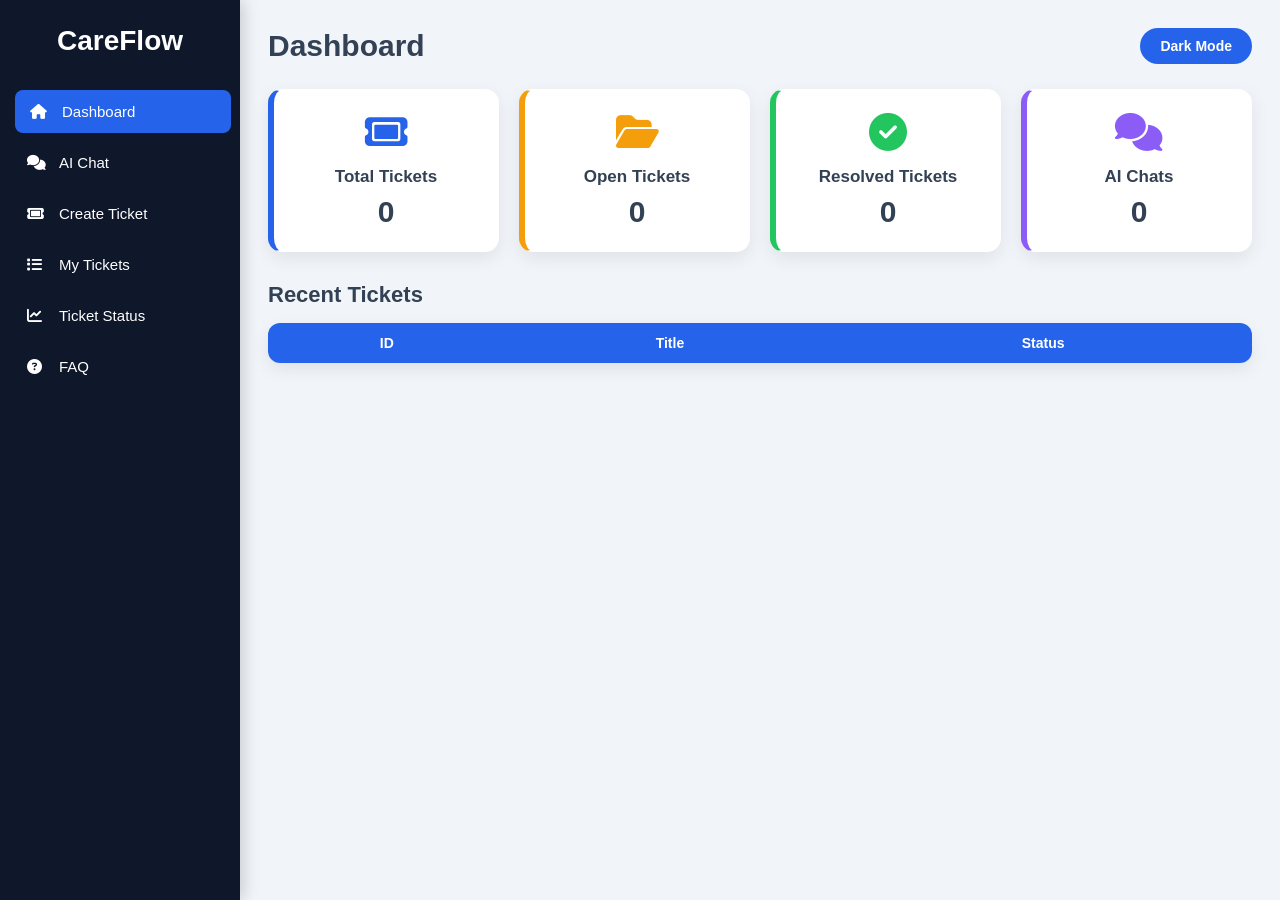
<file: careflow-frontend/careflowHtml/index.html>
<!DOCTYPE html>
<html lang="en">

<head>

    <meta charset="UTF-8">
    <meta name="viewport" content="width=device-width, initial-scale=1.0">

    <title>CareFlow CRM</title>

    <link rel="stylesheet" href="css/style.css">
    <link rel="stylesheet" href="css/dashboard.css">

    <link rel="stylesheet"
        href="https://cdnjs.cloudflare.com/ajax/libs/font-awesome/6.5.2/css/all.min.css">

</head>

<body>

<div class="container">

    <!-- Sidebar -->

    <aside class="sidebar">

        <h2>CareFlow</h2>

        <ul>

            <li class="active">
                <a href="index.html">
                    <i class="fa-solid fa-house"></i>
                    Dashboard
                </a>
            </li>

            <li>
                <a href="pages/chat.html">
                    <i class="fa-solid fa-comments"></i>
                    AI Chat
                </a>
            </li>

            <li>
                <a href="pages/create-ticket.html">
                    <i class="fa-solid fa-ticket"></i>
                    Create Ticket
                </a>
            </li>

            <li>
                <a href="pages/my-tickets.html">
                    <i class="fa-solid fa-list"></i>
                    My Tickets
                </a>
            </li>

            <li>
                <a href="pages/ticket-status.html">
                    <i class="fa-solid fa-chart-line"></i>
                    Ticket Status
                </a>
            </li>

            <li>
                <a href="pages/faq.html">
                    <i class="fa-solid fa-circle-question"></i>
                    FAQ
                </a>
            </li>

        </ul>

    </aside>

    <!-- Main -->

    <main class="main">

        <header>

            <h1>Dashboard</h1>

            <button id="themeBtn">Dark Mode</button>

        </header>

        <!-- Dashboard Cards -->

        <section class="cards">

            <div class="card card1" onclick="window.location.href='pages/my-tickets.html'">

                <div class="icon">
                    <i class="fa-solid fa-ticket"></i>
                </div>

                <h3>Total Tickets</h3>

                <p id="totalTickets">0</p>

            </div>

            <div class="card card2" onclick="window.location.href='pages/ticket-status.html'">

                <div class="icon">
                    <i class="fa-solid fa-folder-open"></i>
                </div>

                <h3>Open Tickets</h3>

                <p id="openTickets">0</p>

            </div>

            <div class="card card3" onclick="window.location.href='pages/ticket-status.html'">

                <div class="icon">
                    <i class="fa-solid fa-circle-check"></i>
                </div>

                <h3>Resolved Tickets</h3>

                <p id="resolvedTickets">0</p>

            </div>

            <div class="card card4" onclick="window.location.href='pages/chat.html'">

                <div class="icon">
                    <i class="fa-solid fa-comments"></i>
                </div>

                <h3>AI Chats</h3>

                <p id="totalChats">0</p>

            </div>

        </section>

        <!-- Recent Tickets -->

        <section class="recent">

            <h2>Recent Tickets</h2>

            <table>

                <thead>

                    <tr>

                        <th>ID</th>
                        <th>Title</th>
                        <th>Status</th>

                    </tr>

                </thead>

                <tbody id="recentTickets">

                    <!-- Data will be loaded from Spring Boot -->

                </tbody>

            </table>

        </section>

    </main>

</div>

<!-- JavaScript -->
<script src="js/app.js"></script>

</body>

</html>
</file>
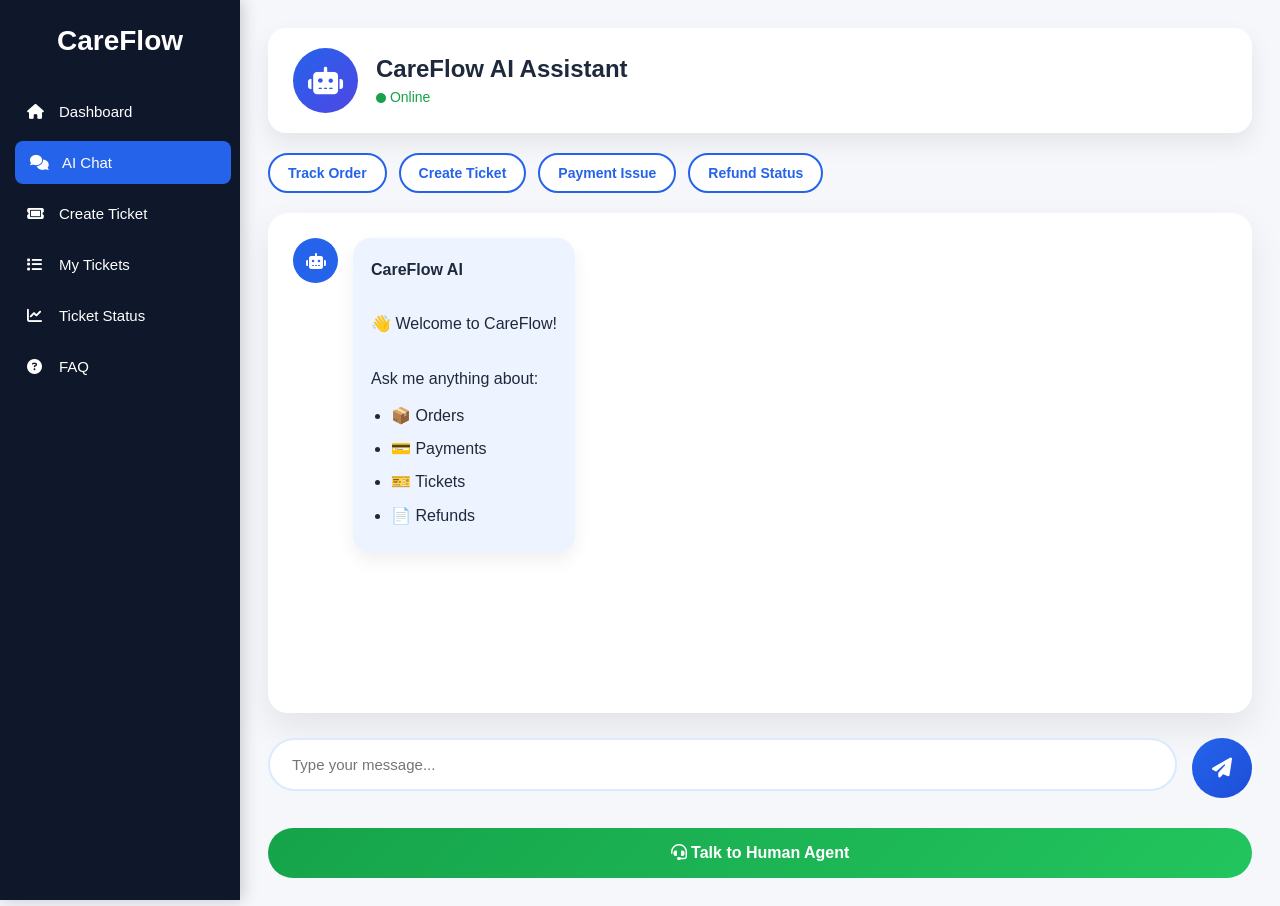
<file: careflow-frontend/careflowHtml/pages/chat.html>
<!DOCTYPE html>
<html lang="en">

<head>

    <meta charset="UTF-8">

    <meta name="viewport" content="width=device-width, initial-scale=1.0">

    <title>CareFlow AI Chat</title>

    <link rel="preconnect" href="https://fonts.googleapis.com">
    <link rel="preconnect" href="https://fonts.gstatic.com" crossorigin>

    <link href="https://fonts.googleapis.com/css2?family=Poppins:wght@300;400;500;600;700&display=swap" rel="stylesheet">

    <link rel="stylesheet" href="../css/style.css">
    <link rel="stylesheet" href="../css/chat.css">

    <link rel="stylesheet"
        href="https://cdnjs.cloudflare.com/ajax/libs/font-awesome/6.5.2/css/all.min.css">

</head>

<body>

<div class="container">

<aside class="sidebar">

<h2>CareFlow</h2>

<ul>

<li><a href="../index.html"><i class="fa-solid fa-house"></i> Dashboard</a></li>

<li class="active"><a href="chat.html"><i class="fa-solid fa-comments"></i> AI Chat</a></li>

<li><a href="create-ticket.html"><i class="fa-solid fa-ticket"></i> Create Ticket</a></li>

<li><a href="my-tickets.html"><i class="fa-solid fa-list"></i> My Tickets</a></li>

<li><a href="ticket-status.html"><i class="fa-solid fa-chart-line"></i> Ticket Status</a></li>

<li><a href="faq.html"><i class="fa-solid fa-circle-question"></i> FAQ</a></li>

</ul>

</aside>

<main class="main">

<div class="chat-header">

<div class="chat-avatar">
<i class="fa-solid fa-robot"></i>
</div>

<div>
<h2>CareFlow AI Assistant</h2>

<span class="status">
<i class="fa-solid fa-circle"></i>
Online
</span>

</div>

</div>

<div class="quick-actions">

<button onclick="quickMessage('Track my order')">Track Order</button>

<button onclick="quickMessage('Create a support ticket')">Create Ticket</button>

<button onclick="quickMessage('Payment issue')">Payment Issue</button>

<button onclick="quickMessage('Refund status')">Refund Status</button>

</div>

<div class="chat-box" id="chatBox">

<div class="message ai">

<div class="avatar">
<i class="fa-solid fa-robot"></i>
</div>

<div class="bubble">

<strong>CareFlow AI</strong>

<br><br>

👋 Welcome to CareFlow!

<br><br>

Ask me anything about:

<ul>

<li>📦 Orders</li>
<li>💳 Payments</li>
<li>🎫 Tickets</li>
<li>📄 Refunds</li>

</ul>

</div>

</div>

</div>

<div class="typing" id="typing" style="display:none">

<i class="fa-solid fa-robot"></i>

CareFlow AI is typing...

</div>

<div class="chat-input">

<input
id="message"
type="text"
placeholder="Type your message..."
onkeypress="if(event.key==='Enter') sendMessage();">

<button onclick="sendMessage()">

<i class="fa-solid fa-paper-plane"></i>

</button>

</div>

<button class="agent-btn" onclick="transferAgent()">

<i class="fa-solid fa-headset"></i>

Talk to Human Agent

</button>

</main>

</div>

<script src="../js/chat.js"></script>

</body>

</html>
</file>
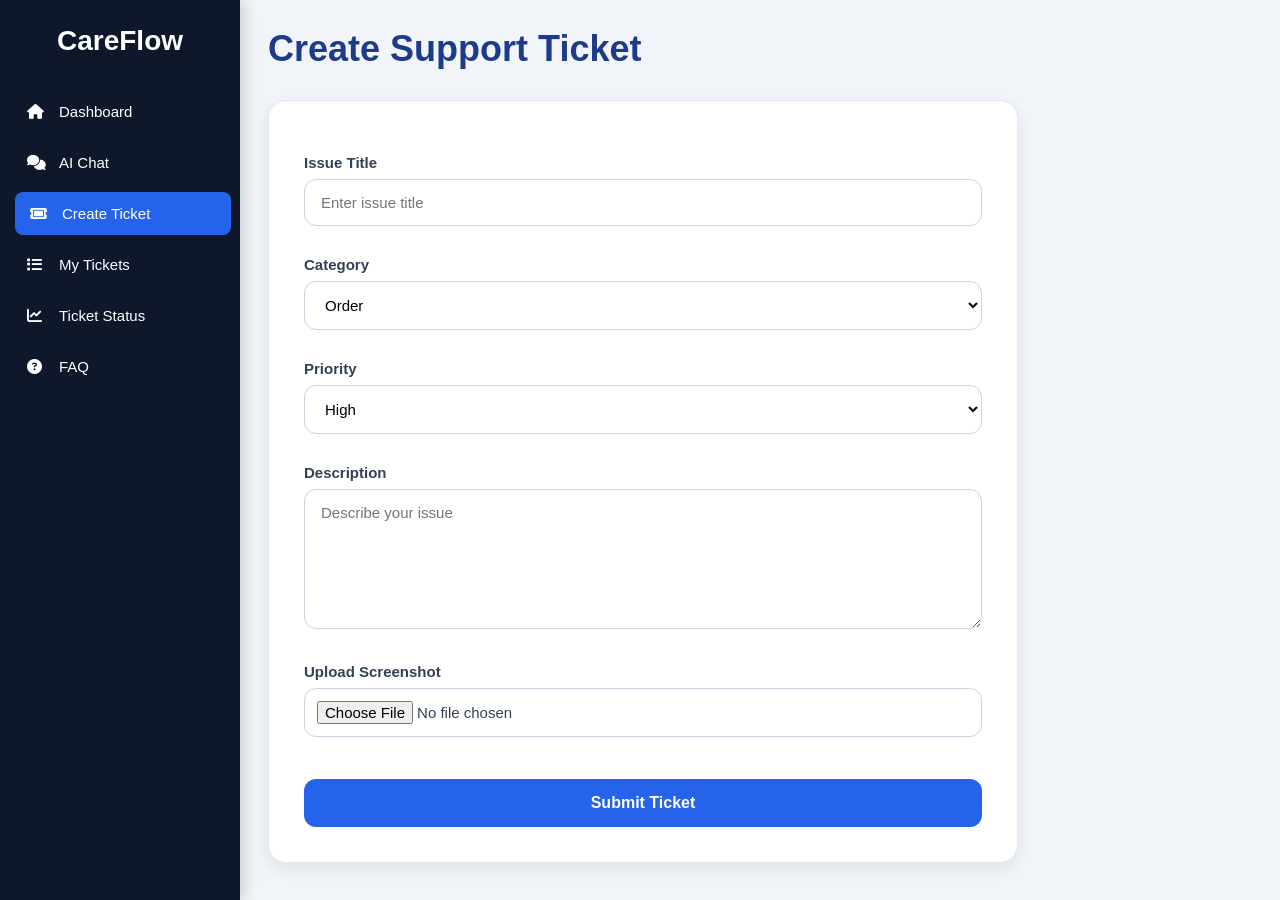
<file: careflow-frontend/careflowHtml/pages/create-ticket.html>
<!DOCTYPE html>
<html lang="en">
<head>
<meta charset="UTF-8">
<meta name="viewport" content="width=device-width, initial-scale=1.0">
<title>Create Ticket</title>

<link rel="stylesheet" href="../css/style.css">
<link rel="stylesheet" href="../css/tickets.css">

<link rel="stylesheet"
href="https://cdnjs.cloudflare.com/ajax/libs/font-awesome/6.5.2/css/all.min.css">

</head>
<body>

<div class="container">

<!-- Sidebar -->

<aside class="sidebar">

<h2>CareFlow</h2>

<ul>

<li><a href="../index.html"><i class="fa-solid fa-house"></i> Dashboard</a></li>

<li><a href="chat.html"><i class="fa-solid fa-comments"></i> AI Chat</a></li>

<li class="active"><a href="create-ticket.html"><i class="fa-solid fa-ticket"></i> Create Ticket</a></li>

<li><a href="my-tickets.html"><i class="fa-solid fa-list"></i> My Tickets</a></li>

<li><a href="ticket-status.html"><i class="fa-solid fa-chart-line"></i> Ticket Status</a></li>

<li><a href="faq.html"><i class="fa-solid fa-circle-question"></i> FAQ</a></li>

</ul>

</aside>

<main class="main">

<h1>Create Support Ticket</h1>

<form id="ticketForm">

<label>Issue Title</label>

<input
type="text"
id="title"
placeholder="Enter issue title">

<label>Category</label>

<select id="category">

<option>Order</option>

<option>Payment</option>

<option>Delivery</option>

<option>Account</option>

<option>Other</option>

</select>

<label>Priority</label>

<select id="priority">

<option>High</option>

<option>Medium</option>

<option>Low</option>

</select>

<label>Description</label>

<textarea
id="description"
rows="6"
placeholder="Describe your issue"></textarea>

<label>Upload Screenshot</label>

<input type="file">

<button type="submit">

Submit Ticket

</button>

</form>

</main>

</div>

<script src="../js/tickets.js"></script>

</body>
</html>
</file>
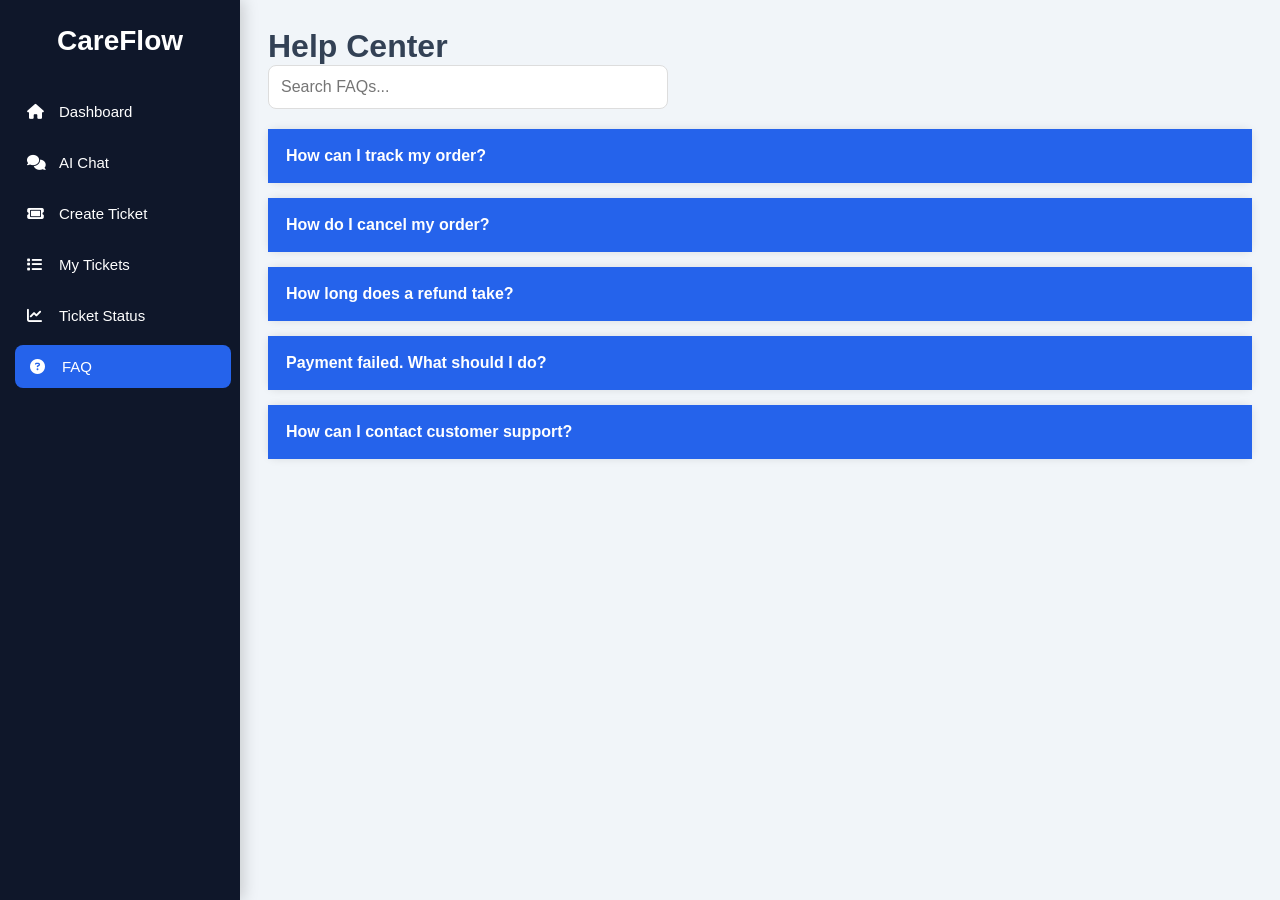
<file: careflow-frontend/careflowHtml/pages/faq.html>
<!DOCTYPE html>
<html lang="en">
<head>
<meta charset="UTF-8">
<meta name="viewport" content="width=device-width, initial-scale=1.0">
<title>CareFlow FAQ</title>

<link rel="stylesheet" href="../css/style.css">
<link rel="stylesheet" href="../css/faq.css">

<link rel="stylesheet"
href="https://cdnjs.cloudflare.com/ajax/libs/font-awesome/6.5.2/css/all.min.css">

</head>

<body>

<div class="container">

<!-- Sidebar -->

<aside class="sidebar">

<h2>CareFlow</h2>

<ul>

<li><a href="../index.html"><i class="fa-solid fa-house"></i> Dashboard</a></li>

<li><a href="chat.html"><i class="fa-solid fa-comments"></i> AI Chat</a></li>

<li><a href="create-ticket.html"><i class="fa-solid fa-ticket"></i> Create Ticket</a></li>

<li><a href="my-tickets.html"><i class="fa-solid fa-list"></i> My Tickets</a></li>

<li><a href="ticket-status.html"><i class="fa-solid fa-chart-line"></i> Ticket Status</a></li>

<li class="active"><a href="faq.html"><i class="fa-solid fa-circle-question"></i> FAQ</a></li>

</ul>

</aside>

<main class="main">

<h1>Help Center</h1>

<input
type="text"
id="searchFaq"
placeholder="Search FAQs..."
onkeyup="searchFaq()">

<div id="faqContainer"></div>

</main>

</div>

<script src="../js/faq.js"></script>

</body>
</html>
</file>
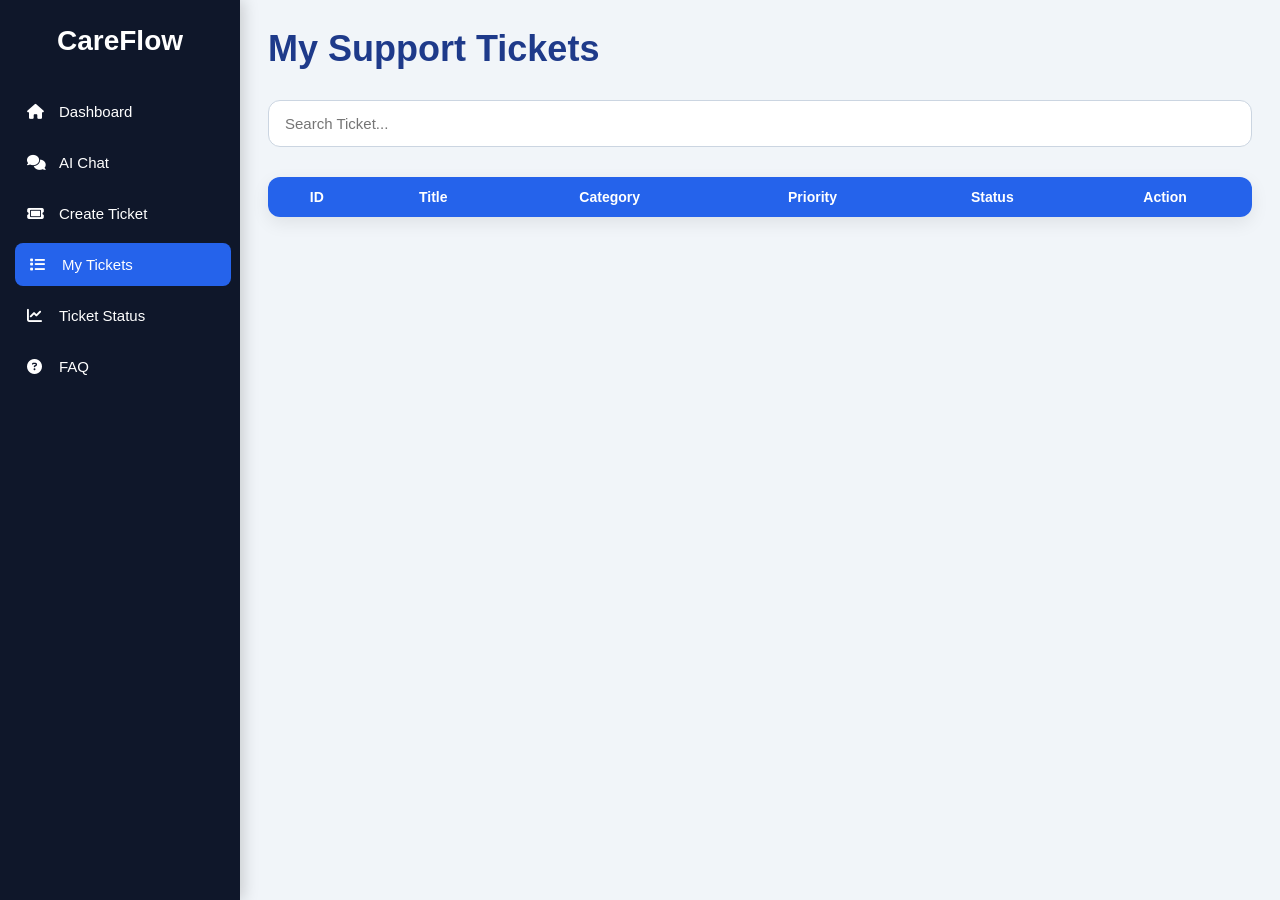
<file: careflow-frontend/careflowHtml/pages/my-tickets.html>
<!DOCTYPE html>
<html lang="en">

<head>

<meta charset="UTF-8">
<meta name="viewport" content="width=device-width, initial-scale=1.0">

<title>My Tickets</title>

<link rel="stylesheet" href="../css/style.css">
<link rel="stylesheet" href="../css/tickets.css">

<link rel="stylesheet"
href="https://cdnjs.cloudflare.com/ajax/libs/font-awesome/6.5.2/css/all.min.css">

</head>

<body>

<div class="container">

<!-- Sidebar -->

<aside class="sidebar">

<h2>CareFlow</h2>

<ul>

<li><a href="../index.html"><i class="fa-solid fa-house"></i> Dashboard</a></li>

<li><a href="chat.html"><i class="fa-solid fa-comments"></i> AI Chat</a></li>

<li><a href="create-ticket.html"><i class="fa-solid fa-ticket"></i> Create Ticket</a></li>

<li class="active"><a href="my-tickets.html"><i class="fa-solid fa-list"></i> My Tickets</a></li>

<li><a href="ticket-status.html"><i class="fa-solid fa-chart-line"></i> Ticket Status</a></li>

<li><a href="faq.html"><i class="fa-solid fa-circle-question"></i> FAQ</a></li>

</ul>

</aside>

<main class="main">

<h1>My Support Tickets</h1>

<input
type="text"
id="search"
placeholder="Search Ticket..."
onkeyup="searchTicket()">

<br><br>

<table>

<thead>

<tr>

<th>ID</th>

<th>Title</th>

<th>Category</th>

<th>Priority</th>

<th>Status</th>

<th>Action</th>

</tr>

</thead>

<tbody id="ticketTable">

</tbody>

</table>

</main>

</div>

<script src="../js/tickets.js"></script>

</body>

</html>
</file>
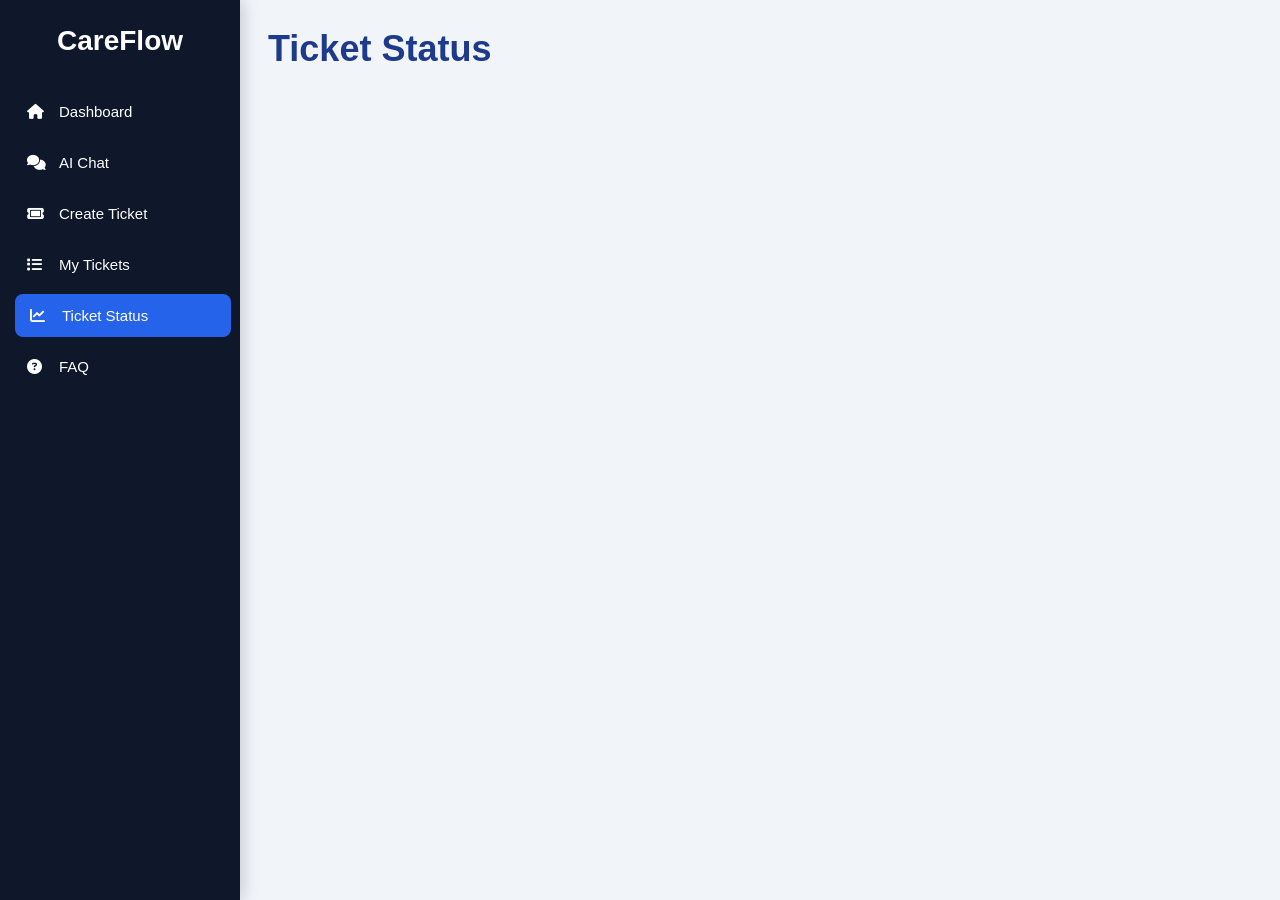
<file: careflow-frontend/careflowHtml/pages/ticket-status.html>
<!DOCTYPE html>
<html lang="en">

<head>

<meta charset="UTF-8">
<meta name="viewport" content="width=device-width, initial-scale=1.0">

<title>Ticket Status</title>

<link rel="stylesheet" href="../css/style.css">
<link rel="stylesheet" href="../css/tickets.css">

<link rel="stylesheet"
href="https://cdnjs.cloudflare.com/ajax/libs/font-awesome/6.5.2/css/all.min.css">

</head>

<body>

<div class="container">

<aside class="sidebar">

<h2>CareFlow</h2>

<ul>

<li><a href="../index.html"><i class="fa-solid fa-house"></i> Dashboard</a></li>

<li><a href="chat.html"><i class="fa-solid fa-comments"></i> AI Chat</a></li>

<li><a href="create-ticket.html"><i class="fa-solid fa-ticket"></i> Create Ticket</a></li>

<li><a href="my-tickets.html"><i class="fa-solid fa-list"></i> My Tickets</a></li>

<li class="active"><a href="ticket-status.html"><i class="fa-solid fa-chart-line"></i> Ticket Status</a></li>

<li><a href="faq.html"><i class="fa-solid fa-circle-question"></i> FAQ</a></li>

</ul>

</aside>

<main class="main">

<h1>Ticket Status</h1>

<div id="statusContainer"></div>

</main>

</div>

<script src="../js/tickets.js"></script>

</body>

</html>
</file>
<file: careflow-frontend/careflowHtml/css/style.css>
/* ============================= */
/* CAREFLOW CRM GLOBAL STYLES */
/* ============================= */

*{
    margin:0;
    padding:0;
    box-sizing:border-box;
    font-family:Arial, Helvetica, sans-serif;
}


:root{

    --primary:#2563EB;
    --secondary:#1E40AF;
    --success:#22C55E;
    --warning:#F59E0B;
    --danger:#EF4444;

    --sidebar:#0F172A;
    --background:#F1F5F9;
    --card:#FFFFFF;
    --text:#334155;

    --shadow:0 6px 18px rgba(0,0,0,.08);

}


html,
body{

    width:100%;
    min-height:100%;

    background:var(--background);
    color:var(--text);

    transition:.3s;

}


/* ============================= */
/* LAYOUT */
/* ============================= */


.container{

    display:flex;
    min-height:100vh;

}



/* ============================= */
/* SIDEBAR */
/* ============================= */


.sidebar{

    width:240px;
    min-height:100vh;

    background:var(--sidebar);
    color:white;

    position:fixed;

    left:0;
    top:0;

    box-shadow:3px 0 15px rgba(0,0,0,.18);

}



.sidebar h2{

    text-align:center;

    padding:25px 15px;

    font-size:28px;

}



.sidebar ul{

    list-style:none;

}



.sidebar li{

    margin:8px 12px;

    border-radius:8px;

    transition:.3s;

}



.sidebar li a{

    display:flex;

    align-items:center;

    gap:12px;

    padding:13px 15px;

    color:white;

    text-decoration:none;

    font-size:15px;

}



.sidebar li i{

    width:20px;

}



.sidebar li:hover,
.sidebar li.active{

    background:var(--primary);

    transform:translateX(3px);

}



/* ============================= */
/* MAIN */
/* ============================= */


.main{

    margin-left:240px;

    width:calc(100% - 240px);

    padding:28px;

}



/* ============================= */
/* HEADER */
/* ============================= */


header{

    display:flex;

    justify-content:space-between;

    align-items:center;

    margin-bottom:25px;

}



header h1{

    font-size:30px;

    font-weight:700;

}



/* ============================= */
/* BUTTON */
/* ============================= */


button{

    background:var(--primary);

    color:white;

    border:none;

    padding:10px 20px;

    border-radius:25px;

    cursor:pointer;

    font-size:14px;

    font-weight:600;

    transition:.3s;

}



button:hover{

    background:var(--secondary);

}



/* ============================= */
/* DASHBOARD CARDS */
/* ============================= */


.cards{

    display:grid;

    grid-template-columns:
    repeat(auto-fit,minmax(210px,1fr));

    gap:20px;

}



.card{

    background:var(--card);

    padding:22px;

    min-height:155px;

    border-radius:14px;

    box-shadow:var(--shadow);

    text-align:center;

    cursor:pointer;

    border:1px solid transparent;

    transition:.3s;

}



.card:hover{

    transform:translateY(-5px);

    border-color:#BFDBFE;

    box-shadow:0 12px 25px rgba(37,99,235,.15);

}



.card h3{

    margin:12px 0 8px;

    font-size:17px;

}



.card p{

    font-size:30px;

    font-weight:700;

}



.icon{

    font-size:38px;

    color:var(--primary);

    transition:.3s;

}



.card:hover .icon{

    transform:scale(1.08);

}



/* ============================= */
/* TABLE */
/* ============================= */


.recent{

    margin-top:30px;

}



.recent h2{

    margin-bottom:15px;

    font-size:22px;

}



table{

    width:100%;

    border-collapse:collapse;

    background:white;

    border-radius:12px;

    overflow:hidden;

    box-shadow:var(--shadow);

}



th{

    background:var(--primary);

    color:white;

    font-size:14px;

}



th,
td{

    padding:12px;

    text-align:center;

    font-size:14px;

}



tbody tr:nth-child(even){

    background:#F8FAFC;

}



tbody tr:hover{

    background:#DBEAFE;

}



/* ============================= */
/* FORMS */
/* ============================= */


input,
textarea,
select{

    width:100%;

    padding:11px;

    border:1px solid #ddd;

    border-radius:8px;

    margin-bottom:12px;

    font-size:14px;

}



input:focus,
textarea:focus,
select:focus{

    outline:none;

    border-color:var(--primary);

}



/* ============================= */
/* DARK MODE */
/* ============================= */


body.dark{

    --background:#0F172A;

    --card:#1E293B;

    --text:#F8FAFC;

    --sidebar:#020617;

}



body.dark table{

    background:var(--card);

    color:white;

}



body.dark tbody tr:nth-child(even){

    background:#334155;

}



body.dark tbody tr:hover{

    background:#475569;

}



body.dark input,
body.dark textarea,
body.dark select{

    background:#334155;

    color:white;

    border-color:#64748B;

}



body.dark .card:hover{

    background:#273449;

}



/* ============================= */
/* SCROLLBAR */
/* ============================= */


::-webkit-scrollbar{

    width:7px;

}



::-webkit-scrollbar-thumb{

    background:var(--primary);

    border-radius:10px;

}



/* ============================= */
/* RESPONSIVE */
/* ============================= */


@media(max-width:768px){


.sidebar{

    width:210px;

}


.main{

    margin-left:210px;

    width:calc(100% - 210px);

    padding:20px;

}



.cards{

    grid-template-columns:1fr;

}



}



@media(max-width:600px){


.sidebar{

    position:relative;

    width:100%;

}



.main{

    margin-left:0;

    width:100%;

}



.container{

    flex-direction:column;

}


}
/* ============================= */
/* TICKET STATUS PAGE */
/* ============================= */

#statusContainer{
    display:grid;
    grid-template-columns:repeat(auto-fit,minmax(280px,1fr));
    gap:22px;
    margin-top:20px;
}


.status-card{
    background:var(--card);
    border-radius:16px;
    padding:22px;
    border:1px solid #E2E8F0;
    box-shadow:var(--shadow);
    transition:.3s ease;
}


.status-card:hover{
    transform:translateY(-4px);
    box-shadow:0 12px 25px rgba(0,0,0,0.08);
}


.status-header{
    display:flex;
    justify-content:space-between;
    align-items:center;
    margin-bottom:15px;
}


.status-header h3{
    font-size:18px;
    color:#1E3A8A;
}


.ticket-id{
    font-size:13px;
    color:#64748B;
}


.status-badge{

    padding:6px 14px;
    border-radius:20px;
    font-size:13px;
    font-weight:600;

}


/* Status Colors */

.open{
    background:#DBEAFE;
    color:#1D4ED8;
}


.progress{
    background:#FEF3C7;
    color:#B45309;
}


.closed{
    background:#DCFCE7;
    color:#15803D;
}


.status-details{

    margin-top:15px;
    color:#475569;
    font-size:14px;
    line-height:1.6;

}


body.dark .status-card{
    background:#1E293B;
    border-color:#334155;
}


body.dark .status-header h3{
    color:#93C5FD;
}


body.dark .status-details{
    color:#CBD5E1;
}
</file>
<file: careflow-frontend/careflowHtml/css/dashboard.css>
.card1{
    border-left:6px solid #2563EB;
}

.card2{
    border-left:6px solid #F59E0B;
}

.card3{
    border-left:6px solid #22C55E;
}

.card4{
    border-left:6px solid #8B5CF6;
}

.card1 .icon{
    color:#2563EB;
}

.card2 .icon{
    color:#F59E0B;
}

.card3 .icon{
    color:#22C55E;
}

.card4 .icon{
    color:#8B5CF6;
}

/* ===== DARK MODE ===== */

body.dark {
    background: #0f172a;
    color: #ffffff;
}

body.dark .container {
    background: #0f172a;
}

body.dark .sidebar {
    background: #1e293b;
}

body.dark .sidebar a {
    color: #ffffff;
}

body.dark .sidebar li.active {
    background: #334155;
}

body.dark .main {
    background: #111827;
}

body.dark .card {
    background: #1e293b;
    color: #ffffff;
    box-shadow: 0 4px 12px rgba(0,0,0,0.3);
}

body.dark table {
    background: #1e293b;
    color: #ffffff;
}

body.dark th {
    background: #334155;
    color: #ffffff;
}

body.dark td {
    border-color: #475569;
}

body.dark #themeBtn {
    background: #2563EB;
    color: white;
}
</file>
<file: careflow-frontend/careflowHtml/css/chat.css>
/* ===========================
   CAREFLOW AI CHAT
=========================== */

.main{
    background:#f5f7fb;
}

/* Header */

.chat-header{
    display:flex;
    align-items:center;
    gap:18px;
    background:#fff;
    padding:20px 25px;
    border-radius:18px;
    box-shadow:0 10px 25px rgba(0,0,0,.08);
    margin-bottom:20px;
}

.chat-avatar{
    width:65px;
    height:65px;
    border-radius:50%;
    display:flex;
    justify-content:center;
    align-items:center;
    background:linear-gradient(135deg,#2563eb,#4f46e5);
    color:#fff;
    font-size:28px;
}

.chat-header h2{
    margin:0;
    color:#1e293b;
}

.status{
    display:inline-block;
    margin-top:6px;
    color:#16a34a;
    font-size:14px;
}

.status i{
    font-size:10px;
}

/* Quick Buttons */

.quick-actions{
    display:flex;
    gap:12px;
    flex-wrap:wrap;
    margin-bottom:20px;
}

.quick-actions button{
    background:white;
    color:#2563eb;
    border:2px solid #2563eb;
    padding:10px 18px;
    border-radius:30px;
    cursor:pointer;
    transition:.3s;
}

.quick-actions button:hover{
    background:#2563eb;
    color:white;
}

/* Chat Area */

.chat-box{
    height:500px;
    background:white;
    border-radius:20px;
    padding:25px;
    overflow-y:auto;
    box-shadow:0 15px 35px rgba(0,0,0,.08);
}

/* Scrollbar */

.chat-box::-webkit-scrollbar{
    width:8px;
}

.chat-box::-webkit-scrollbar-thumb{
    background:#2563eb;
    border-radius:20px;
}

/* Message Layout */

.message{
    display:flex;
    gap:15px;
    margin-bottom:20px;
    animation:fade .3s ease;
}

.message.user{
    flex-direction:row-reverse;
}

/* Avatar */

.avatar{
    width:45px;
    height:45px;
    border-radius:50%;
    display:flex;
    justify-content:center;
    align-items:center;
    color:white;
    flex-shrink:0;
}

.ai .avatar{
    background:#2563eb;
}

.user .avatar{
    background:#22c55e;
}

/* Bubble */

.bubble{
    max-width:75%;
    padding:18px;
    border-radius:18px;
    line-height:1.7;
    box-shadow:0 8px 18px rgba(0,0,0,.06);
}

.ai .bubble{
    background:#eef4ff;
    color:#1e293b;
}

.user .bubble{
    background:linear-gradient(135deg,#2563eb,#1d4ed8);
    color:white;
}

/* Lists */

.bubble ul{
    margin-top:10px;
    padding-left:20px;
}

.bubble li{
    margin:6px 0;
}

/* Typing */

.typing{
    display:none;
    margin:18px 0;
    color:#64748b;
    font-style:italic;
}

/* Input */

.chat-input{
    display:flex;
    gap:15px;
    margin-top:25px;
}

.chat-input input{
    flex:1;
    border:2px solid #dbeafe;
    border-radius:50px;
    padding:16px 22px;
    font-size:15px;
}

.chat-input input:focus{
    outline:none;
    border-color:#2563eb;
    box-shadow:0 0 12px rgba(37,99,235,.2);
}

/* Send Button */

.chat-input button{
    width:60px;
    height:60px;
    border:none;
    border-radius:50%;
    background:linear-gradient(135deg,#2563eb,#1d4ed8);
    color:white;
    font-size:20px;
    cursor:pointer;
    transition:.3s;
}

.chat-input button:hover{
    transform:scale(1.08);
}

/* Agent Button */

.agent-btn{
    margin-top:25px;
    width:100%;
    background:linear-gradient(135deg,#16a34a,#22c55e);
    border:none;
    border-radius:40px;
    color:white;
    padding:16px;
    font-size:16px;
    cursor:pointer;
    transition:.3s;
}

.agent-btn:hover{
    transform:translateY(-3px);
    box-shadow:0 10px 20px rgba(22,163,74,.25);
}

/* Animation */

@keyframes fade{

    from{
        opacity:0;
        transform:translateY(12px);
    }

    to{
        opacity:1;
        transform:translateY(0);
    }

}

/* Responsive */

@media(max-width:768px){

.chat-header{
    flex-direction:column;
    text-align:center;
}

.message{
    flex-direction:column;
}

.message.user{
    flex-direction:column;
}

.bubble{
    max-width:100%;
}

.chat-input{
    flex-direction:column;
}

.chat-input button{
    width:100%;
    border-radius:50px;
    height:50px;
}

.quick-actions{
    justify-content:center;
}

}
</file>
<file: careflow-frontend/careflowHtml/css/tickets.css>
/* ============================= */
/* CREATE TICKET */
/* ============================= */

form{
    background:var(--card);
    padding:35px;
    border-radius:18px;
    box-shadow:var(--shadow);
    max-width:750px;
    border:1px solid #E2E8F0;
}

.main h1{
    font-size:36px;
    margin-bottom:30px;
    color:#1E3A8A;
}

label{
    display:block;
    margin:18px 0 8px;
    font-weight:600;
    font-size:15px;
    color:var(--text);
}

input,
select,
textarea{
    width:100%;
    padding:14px 16px;
    border:1px solid #CBD5E1;
    border-radius:12px;
    font-size:15px;
    background:#fff;
    transition:all .25s ease;
}

input:focus,
select:focus,
textarea:focus{
    border-color:#2563EB;
    box-shadow:0 0 0 4px rgba(37,99,235,.12);
    outline:none;
}

textarea{
    resize:vertical;
    min-height:140px;
}

input[type="file"]{
    padding:12px;
    cursor:pointer;
}

button{
    width:100%;
    margin-top:30px;
    padding:15px;
    font-size:16px;
    font-weight:600;
    border:none;
    border-radius:12px;
    background:#2563EB;
    color:#fff;
    transition:all .3s ease;
}

button:hover{
    background:#1D4ED8;
    transform:translateY(-2px);
    box-shadow:0 10px 25px rgba(37,99,235,.25);
}

/* Dark Mode */

body.dark form{
    background:#1E293B;
    border:1px solid #334155;
}

body.dark input,
body.dark select,
body.dark textarea{
    background:#334155;
    color:#fff;
    border:1px solid #475569;
}

body.dark input::placeholder,
body.dark textarea::placeholder{
    color:#CBD5E1;
}

body.dark label{
    color:#F8FAFC;
}
</file>
<file: careflow-frontend/careflowHtml/css/faq.css>
#searchFaq{

width:400px;

padding:12px;

margin-bottom:20px;

font-size:16px;

}

.faq-item{

background:white;

margin-bottom:15px;

border-radius:8px;

box-shadow:0 0 8px rgba(0,0,0,.1);

}

.question{

padding:18px;

background:#2563eb;

color:white;

cursor:pointer;

font-weight:bold;

}

.answer{

display:none;

padding:18px;

line-height:1.6;

}
</file>
